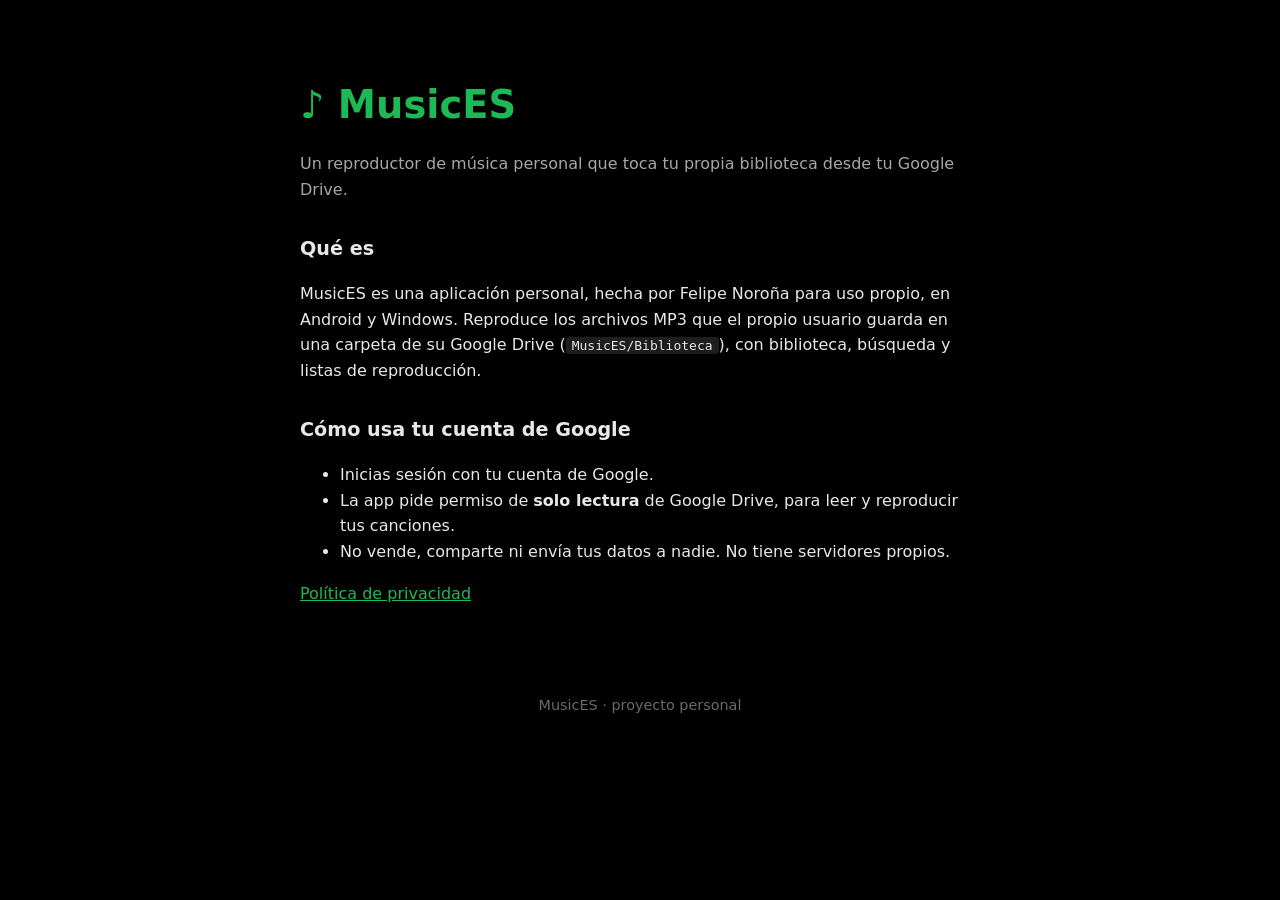
<file: index.html>
<!doctype html>
<html lang="es">
<head>
  <meta charset="utf-8">
  <meta name="viewport" content="width=device-width, initial-scale=1">
  <title>MusicES</title>
  <link rel="stylesheet" href="estilo.css">
</head>
<body>
  <main>
    <h1>♪ MusicES</h1>
    <p class="lema">Un reproductor de música personal que toca tu propia biblioteca desde tu Google Drive.</p>

    <h2>Qué es</h2>
    <p>MusicES es una aplicación personal, hecha por Felipe Noroña para uso propio, en Android y Windows.
      Reproduce los archivos MP3 que el propio usuario guarda en una carpeta de su Google Drive
      (<code>MusicES/Biblioteca</code>), con biblioteca, búsqueda y listas de reproducción.</p>

    <h2>Cómo usa tu cuenta de Google</h2>
    <ul>
      <li>Inicias sesión con tu cuenta de Google.</li>
      <li>La app pide permiso de <strong>solo lectura</strong> de Google Drive, para leer y reproducir tus canciones.</li>
      <li>No vende, comparte ni envía tus datos a nadie. No tiene servidores propios.</li>
    </ul>

    <p><a href="privacidad.html">Política de privacidad</a></p>
  </main>
  <footer>MusicES · proyecto personal</footer>
</body>
</html>
</file>
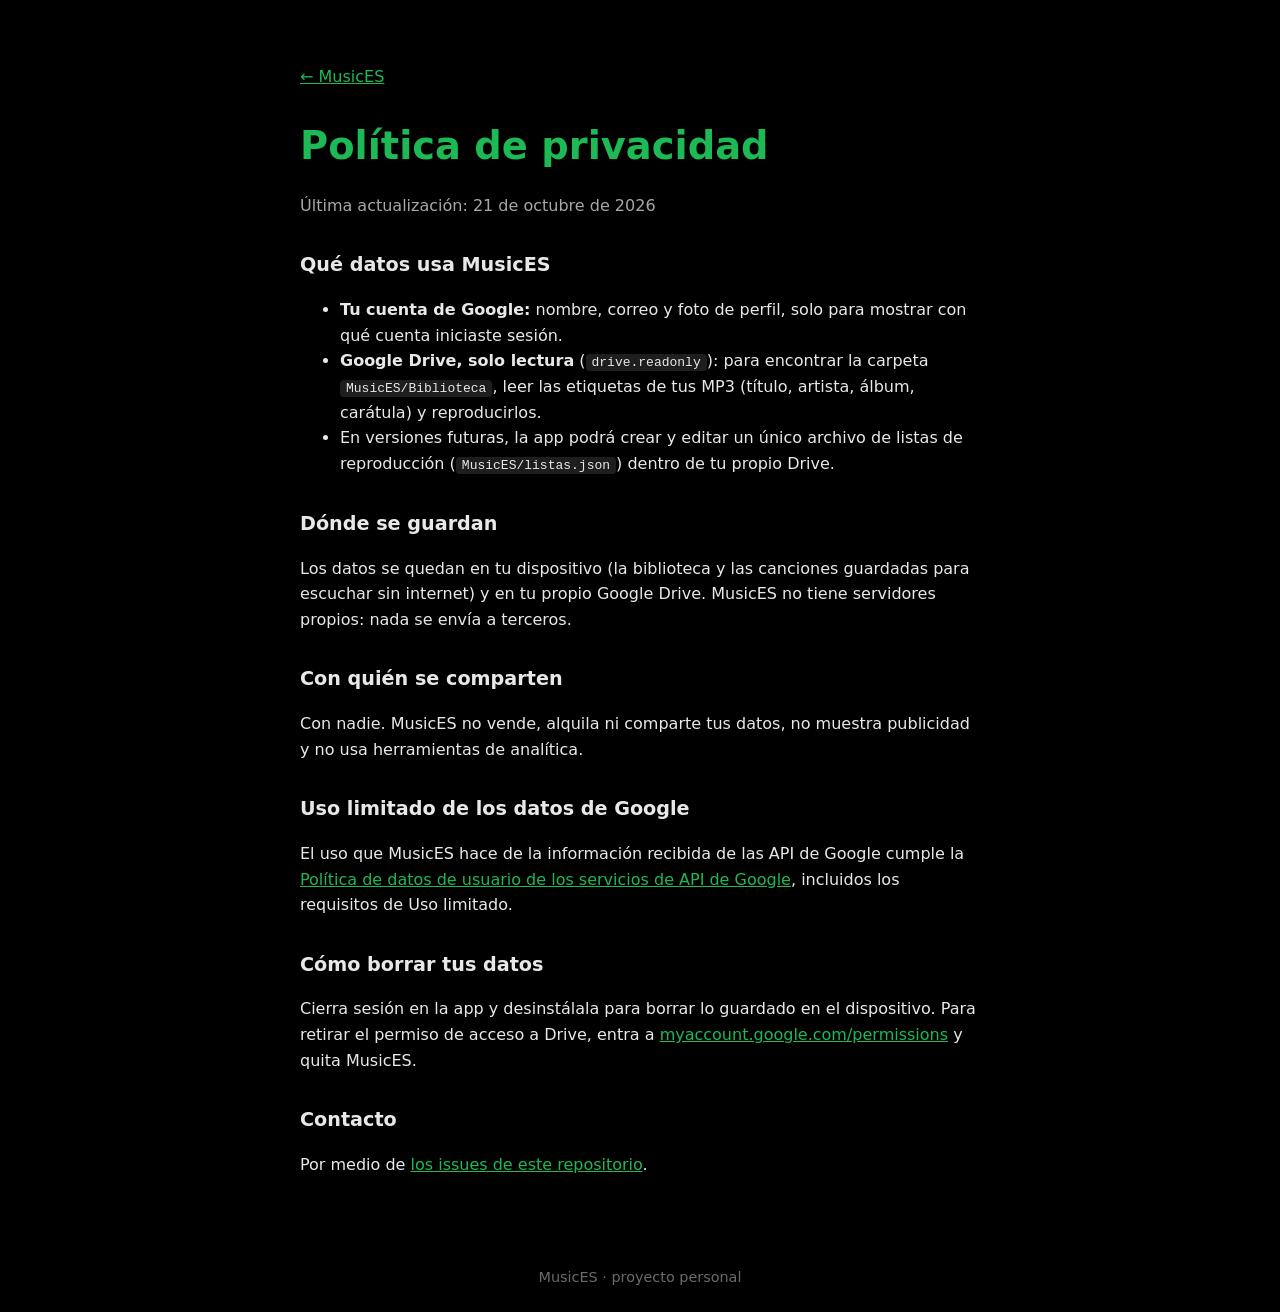
<file: privacidad.html>
<!doctype html>
<html lang="es">
<head>
  <meta charset="utf-8">
  <meta name="viewport" content="width=device-width, initial-scale=1">
  <title>Privacidad · MusicES</title>
  <link rel="stylesheet" href="estilo.css">
</head>
<body>
  <main>
    <p><a href="index.html">← MusicES</a></p>
    <h1>Política de privacidad</h1>
    <p class="lema">Última actualización: 21 de octubre de 2026</p>

    <h2>Qué datos usa MusicES</h2>
    <ul>
      <li><strong>Tu cuenta de Google:</strong> nombre, correo y foto de perfil, solo para mostrar con qué cuenta
        iniciaste sesión.</li>
      <li><strong>Google Drive, solo lectura</strong> (<code>drive.readonly</code>): para encontrar la carpeta
        <code>MusicES/Biblioteca</code>, leer las etiquetas de tus MP3 (título, artista, álbum, carátula) y
        reproducirlos.</li>
      <li>En versiones futuras, la app podrá crear y editar un único archivo de listas de reproducción
        (<code>MusicES/listas.json</code>) dentro de tu propio Drive.</li>
    </ul>

    <h2>Dónde se guardan</h2>
    <p>Los datos se quedan en tu dispositivo (la biblioteca y las canciones guardadas para escuchar sin
      internet) y en tu propio Google Drive. MusicES no tiene servidores propios: nada se envía a terceros.</p>

    <h2>Con quién se comparten</h2>
    <p>Con nadie. MusicES no vende, alquila ni comparte tus datos, no muestra publicidad y no usa
      herramientas de analítica.</p>

    <h2>Uso limitado de los datos de Google</h2>
    <p>El uso que MusicES hace de la información recibida de las API de Google cumple la
      <a href="https://developers.google.com/terms/api-services-user-data-policy">Política de datos de usuario
      de los servicios de API de Google</a>, incluidos los requisitos de Uso limitado.</p>

    <h2>Cómo borrar tus datos</h2>
    <p>Cierra sesión en la app y desinstálala para borrar lo guardado en el dispositivo. Para retirar el
      permiso de acceso a Drive, entra a <a href="https://myaccount.google.com/permissions">myaccount.google.com/permissions</a>
      y quita MusicES.</p>

    <h2>Contacto</h2>
    <p>Por medio de <a href="https://github.com/FelipeNorona/musices-web/issues">los issues de este repositorio</a>.</p>
  </main>
  <footer>MusicES · proyecto personal</footer>
</body>
</html>
</file>
<file: estilo.css>
body {
  margin: 0;
  background: #000;
  color: #e8e8e8;
  font-family: system-ui, -apple-system, "Segoe UI", Roboto, sans-serif;
  line-height: 1.6;
}
main { max-width: 680px; margin: 0 auto; padding: 48px 16px; }
h1 { color: #1db954; font-size: 2.4rem; margin-bottom: 0; }
h2 { margin-top: 2rem; font-size: 1.2rem; }
.lema { color: #a7a7a7; }
a { color: #1db954; }
code { background: #1e1e1e; padding: 1px 6px; border-radius: 4px; }
footer { text-align: center; color: #6a6a6a; padding: 24px 16px; font-size: .9rem; }
</file>
